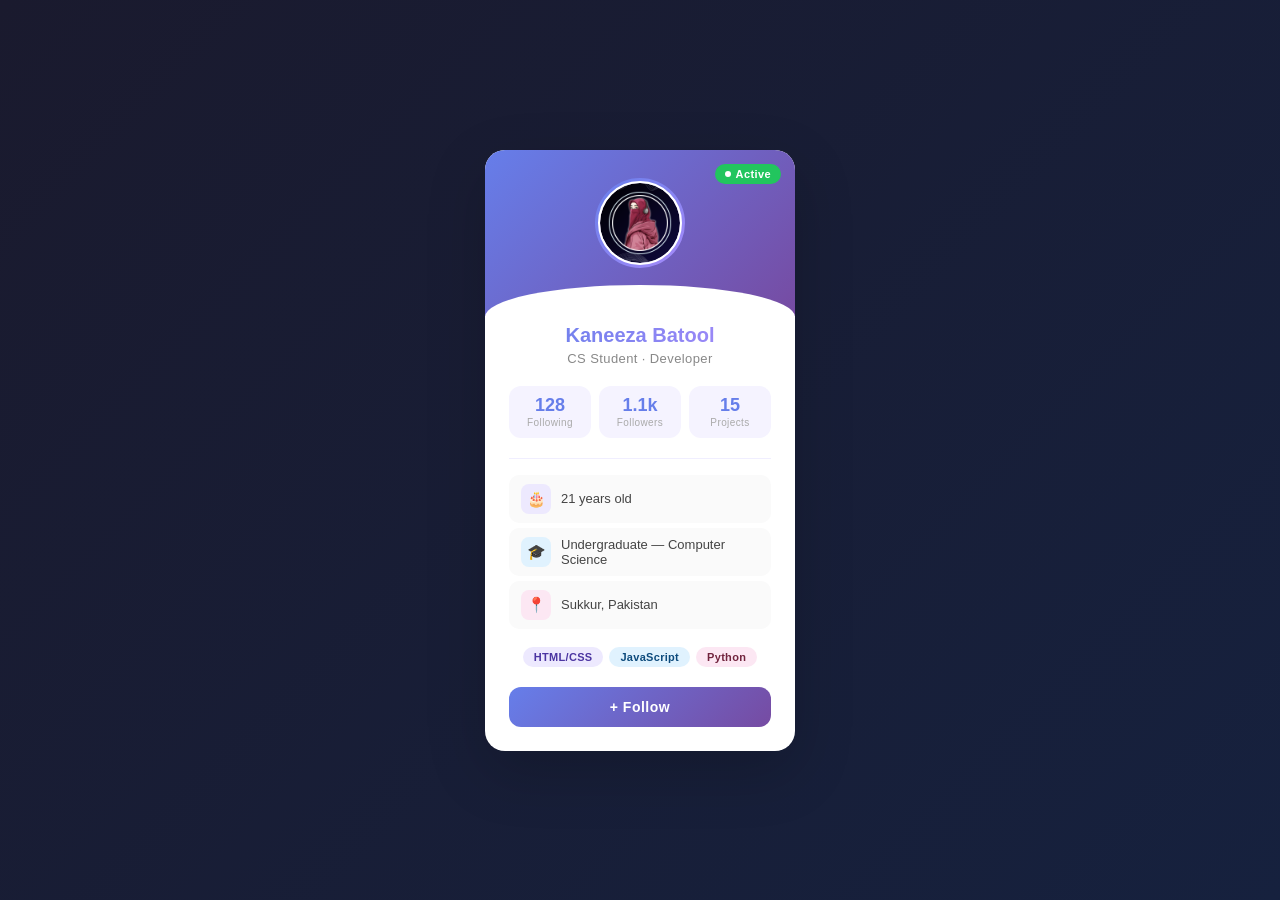
<file: index.html>
<!doctype html>
<html lang="en">
  <head>
    <meta charset="UTF-8" />
    <meta name="viewport" content="width=device-width, initial-scale=1.0" />
    <title>BioCard — Kaneeza Batool</title>
    <link rel="stylesheet" href="style.css" />
  </head>
  <body>
    <div class="card-wrap">
      <div class="bio-card">
        <div class="card-header">
          <div class="badge-live">
            <div class="badge-dot"></div>
            Active
          </div>
          <div class="avatar-ring">
            <div class="avatar-inner">
              <img src="./kaneeza_pfp.png" alt="Kaneeza Batool" />
            </div>
          </div>
        </div>

        <div class="card-body">
          <h2 class="name-text" id="name">Kaneeza Batool</h2>
          <p class="role-text">CS Student · Developer</p>

          <div class="stats-row">
            <div class="stat-box">
              <div class="stat-num">128</div>
              <div class="stat-lbl">Following</div>
            </div>
            <div class="stat-box">
              <div class="stat-num">1.1k</div>
              <div class="stat-lbl">Followers</div>
            </div>
            <div class="stat-box">
              <div class="stat-num">15</div>
              <div class="stat-lbl">Projects</div>
            </div>
          </div>

          <div class="divider"></div>

          <ul class="info-list">
            <li>
              <span class="info-icon icon-age">🎂</span>
              <span id="age">21 years old</span>
            </li>
            <li>
              <span class="info-icon icon-edu">🎓</span>
              <span id="education">Undergraduate — Computer Science</span>
            </li>
            <li>
              <span class="info-icon icon-loc">📍</span>
              <span id="city">Sukkur, Pakistan</span>
            </li>
          </ul>

          <div class="skills-wrap">
            <span class="skill-tag">HTML/CSS</span>
            <span class="skill-tag">JavaScript</span>
            <span class="skill-tag">Python</span>
          </div>

          <button class="follow-btn" id="followBtn">+ Follow</button>
        </div>
      </div>
    </div>

    <script src="script.js"></script>
  </body>
</html>
</file>
<file: style.css>
/* ============================================================
   BioCard — style.css
   ============================================================ */

/* Reset */
*,
*::before,
*::after {
  margin: 0;
  padding: 0;
  box-sizing: border-box;
}

/* ── Animations ───────────────────────────────────────────── */
@keyframes fadeSlideUp {
  from {
    opacity: 0;
    transform: translateY(24px);
  }
  to {
    opacity: 1;
    transform: translateY(0);
  }
}

@keyframes pulseRing {
  0%,
  100% {
    box-shadow: 0 0 0 0 rgba(103, 126, 234, 0.3);
  }
  50% {
    box-shadow: 0 0 0 12px rgba(103, 126, 234, 0);
  }
}

@keyframes shimmer {
  0% {
    background-position: -200% center;
  }
  100% {
    background-position: 200% center;
  }
}

@keyframes countUp {
  from {
    opacity: 0;
    transform: scale(0.75);
  }
  to {
    opacity: 1;
    transform: scale(1);
  }
}

/* ── Page ─────────────────────────────────────────────────── */
body {
  min-height: 100vh;
  display: flex;
  align-items: center;
  justify-content: center;
  background: linear-gradient(135deg, #1a1a2e, #16213e);
  font-family: sans-serif;
}

/* ── Card wrapper ─────────────────────────────────────────── */
.card-wrap {
  display: flex;
  justify-content: center;
  align-items: center;
  padding: 2rem 1rem;
}

.bio-card {
  width: 310px;
  background: #ffffff;
  border-radius: 20px;
  overflow: hidden;
  box-shadow: 0 20px 60px rgba(0, 0, 0, 0.18);
  animation: fadeSlideUp 0.6s ease both;
}

/* ── Header ───────────────────────────────────────────────── */
.card-header {
  background: linear-gradient(135deg, #667eea 0%, #764ba2 100%);
  padding: 28px 24px 48px;
  text-align: center;
  position: relative;
}

/* Curved cutout between header and body */
.card-header::after {
  content: "";
  position: absolute;
  bottom: -1px;
  left: 0;
  right: 0;
  height: 32px;
  background: #ffffff;
  border-radius: 50% 50% 0 0 / 100% 100% 0 0;
}

/* Active badge */
.badge-live {
  position: absolute;
  top: 14px;
  right: 14px;
  background: #22c55e;
  color: #ffffff;
  font-size: 11px;
  font-weight: 600;
  padding: 4px 10px;
  border-radius: 20px;
  display: flex;
  align-items: center;
  gap: 5px;
  letter-spacing: 0.4px;
}

.badge-dot {
  width: 6px;
  height: 6px;
  border-radius: 50%;
  background: #ffffff;
  animation: pulseRing 1.2s ease-in-out infinite;
}

/* Avatar */
.avatar-ring {
  width: 90px;
  height: 90px;
  border-radius: 50%;
  background: linear-gradient(135deg, #667eea, #a78bfa);
  padding: 3px;
  margin: 0 auto;
  animation: pulseRing 2.5s ease-in-out infinite;
}

.avatar-inner {
  width: 100%;
  height: 100%;
  border-radius: 50%;
  background: #e8e0f7;
  display: flex;
  align-items: center;
  justify-content: center;
  font-size: 28px;
  font-weight: 600;
  color: #4c35a2;
  border: 2px solid #ffffff;
  overflow: hidden;
}

/* If using a real photo */
.avatar-inner img {
  width: 100%;
  height: 100%;
  object-fit: cover;
  border-radius: 50%;
}

/* ── Card body ────────────────────────────────────────────── */
.card-body {
  padding: 8px 24px 24px;
  text-align: center;
}

/* Name with shimmer gradient */
.name-text {
  font-size: 20px;
  font-weight: 600;
  margin: 0 0 4px;
  background: linear-gradient(90deg, #667eea, #a78bfa, #667eea);
  background-size: 200% auto;
  -webkit-background-clip: text;
  -webkit-text-fill-color: transparent;
  background-clip: text;
  animation: shimmer 3s linear infinite;
}

.role-text {
  font-size: 13px;
  color: #888;
  margin: 0 0 20px;
  letter-spacing: 0.4px;
}

/* ── Stats row ────────────────────────────────────────────── */
.stats-row {
  display: grid;
  grid-template-columns: 1fr 1fr 1fr;
  gap: 8px;
  margin-bottom: 20px;
}

.stat-box {
  background: #f5f3ff;
  border-radius: 12px;
  padding: 10px 6px;
  animation: countUp 0.5s ease both;
}

.stat-box:nth-child(1) {
  animation-delay: 0.15s;
}
.stat-box:nth-child(2) {
  animation-delay: 0.25s;
}
.stat-box:nth-child(3) {
  animation-delay: 0.35s;
}

.stat-num {
  font-size: 18px;
  font-weight: 700;
  color: #667eea;
  line-height: 1;
}

.stat-lbl {
  font-size: 10px;
  color: #aaa;
  margin-top: 3px;
  letter-spacing: 0.4px;
}

/* ── Divider ──────────────────────────────────────────────── */
.divider {
  height: 1px;
  background: #f0eeff;
  margin: 0 0 16px;
}

/* ── Info list ────────────────────────────────────────────── */
.info-list {
  list-style: none;
  padding: 0;
  margin: 0 0 18px;
  text-align: left;
}

.info-list li {
  display: flex;
  align-items: center;
  gap: 10px;
  padding: 9px 12px;
  border-radius: 10px;
  font-size: 13px;
  color: #444;
  margin-bottom: 5px;
  background: #fafafa;
  animation: fadeSlideUp 0.5s ease both;
}

.info-list li:nth-child(1) {
  animation-delay: 0.2s;
}
.info-list li:nth-child(2) {
  animation-delay: 0.3s;
}
.info-list li:nth-child(3) {
  animation-delay: 0.4s;
}

.info-icon {
  width: 30px;
  height: 30px;
  border-radius: 8px;
  display: flex;
  align-items: center;
  justify-content: center;
  font-size: 15px;
  flex-shrink: 0;
}

.icon-age {
  background: #ede9fe;
}
.icon-edu {
  background: #e0f2fe;
}
.icon-loc {
  background: #fce7f3;
}

/* ── Skill tags ───────────────────────────────────────────── */
.skills-wrap {
  display: flex;
  flex-wrap: wrap;
  gap: 6px;
  margin-bottom: 20px;
  justify-content: center;
}

.skill-tag {
  font-size: 11px;
  padding: 4px 11px;
  border-radius: 20px;
  font-weight: 600;
  letter-spacing: 0.3px;
  animation: fadeSlideUp 0.5s ease both;
}

.skill-tag:nth-child(1) {
  background: #ede9fe;
  color: #4c35a2;
  animation-delay: 0.1s;
}
.skill-tag:nth-child(2) {
  background: #e0f2fe;
  color: #0c4a7c;
  animation-delay: 0.2s;
}
.skill-tag:nth-child(3) {
  background: #fce7f3;
  color: #72243e;
  animation-delay: 0.3s;
}
.skill-tag:nth-child(4) {
  background: #e1f5ee;
  color: #085041;
  animation-delay: 0.4s;
}

/* ── Follow button ────────────────────────────────────────── */
.follow-btn {
  width: 100%;
  padding: 12px;
  border-radius: 12px;
  border: none;
  background: linear-gradient(135deg, #667eea, #764ba2);
  color: #ffffff;
  font-size: 14px;
  font-weight: 600;
  cursor: pointer;
  letter-spacing: 0.5px;
  transition:
    transform 0.2s ease,
    opacity 0.2s ease,
    background 0.3s ease;
}

.follow-btn:hover {
  transform: translateY(-2px);
  opacity: 0.92;
}

.follow-btn:active {
  transform: scale(0.97);
}

.follow-btn.following {
  background: #f0eeff;
  color: #667eea;
  border: 1.5px solid #c4b5fd;
}
</file>
